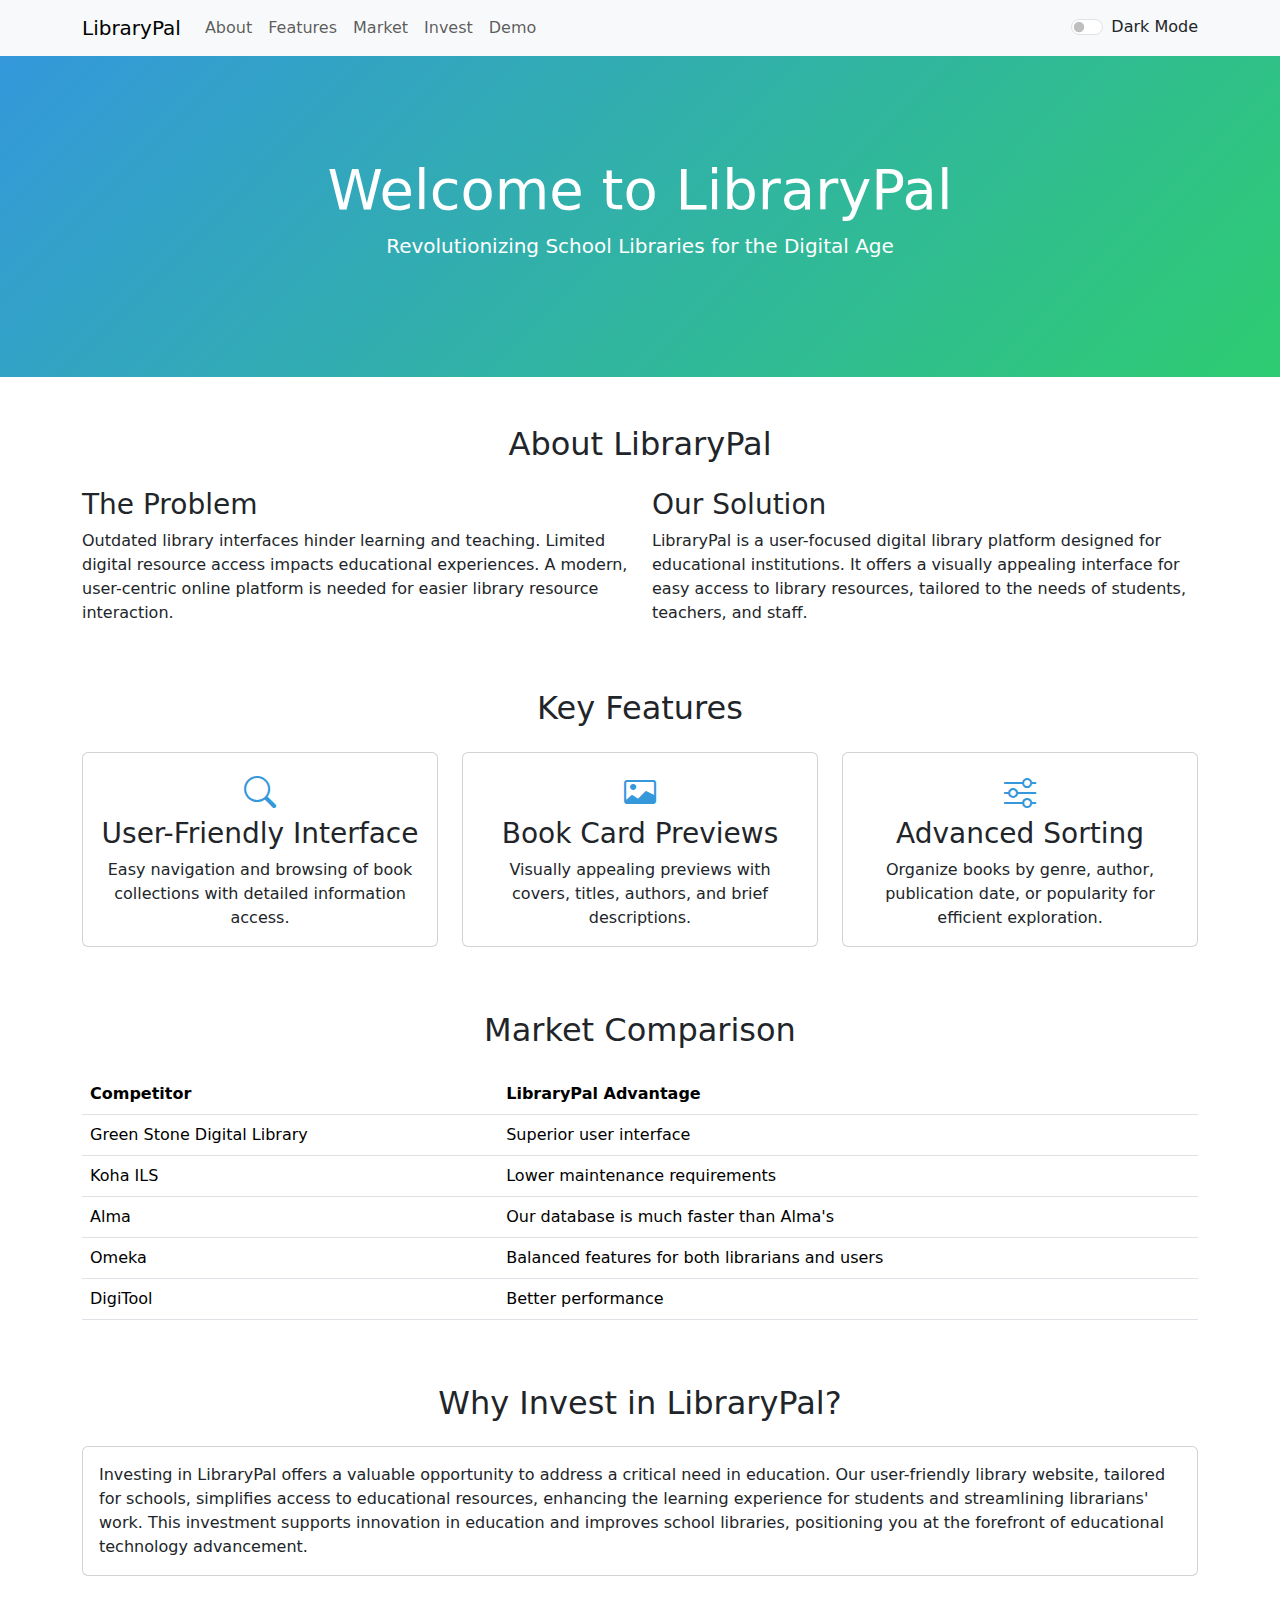
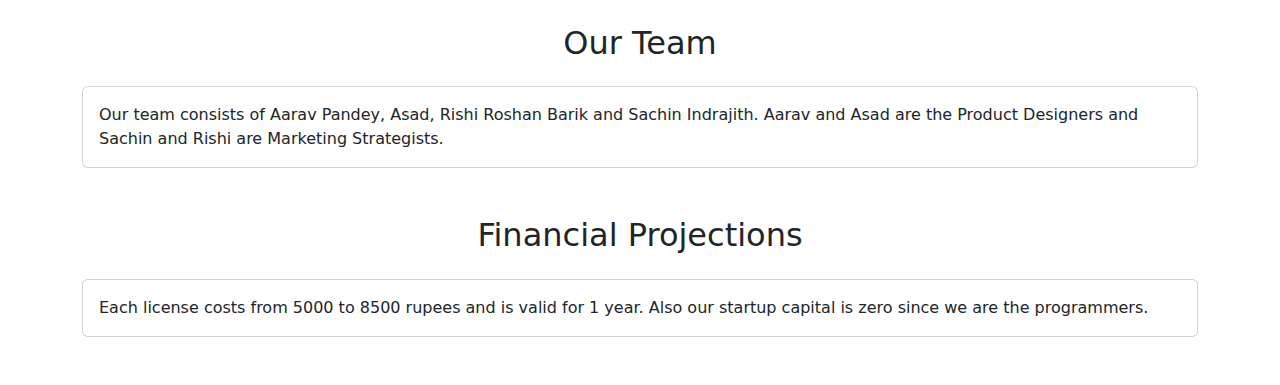
<file: about/index.html>
<!DOCTYPE html>
<html lang="en">
<head>
    <meta charset="UTF-8">
    <meta name="viewport" content="width=device-width, initial-scale=1.0">
    <title>Galactico Productions - LibraryPal</title>
    <link href="https://cdn.jsdelivr.net/npm/bootstrap@5.3.0/dist/css/bootstrap.min.css" rel="stylesheet">
    <link rel="stylesheet" href="https://cdn.jsdelivr.net/npm/bootstrap-icons@1.7.2/font/bootstrap-icons.css">
    <style>
        :root {
            --primary-color: #3498db;
            --secondary-color: #2ecc71;
        }
        body {
            transition: background-color 0.3s, color 0.3s;
        }
        .dark-mode {
            background-color: #1a1a1a;
            color: #f0f0f0;
        }
        .dark-mode .card {
            background-color: #2c2c2c;
            color: #f0f0f0;
        }
        .dark-mode .navbar {
            background-color: #2c2c2c !important;
        }
        .dark-mode .navbar-light .navbar-brand,
        .dark-mode .navbar-light .navbar-nav .nav-link {
            color: #f0f0f0;
        }
        .dark-mode .navbar-light .navbar-toggler-icon {
            background-image: url("data:image/svg+xml,%3csvg xmlns='http://www.w3.org/2000/svg' viewBox='0 0 30 30'%3e%3cpath stroke='rgba(240, 240, 240, 0.55)' stroke-linecap='round' stroke-miterlimit='10' stroke-width='2' d='M4 7h22M4 15h22M4 23h22'/%3e%3c/svg%3e");
        }
        .hero {
            background: linear-gradient(135deg, var(--primary-color), var(--secondary-color));
            color: white;
            padding: 100px 0;
        }
        .feature-icon {
            font-size: 2rem;
            color: var(--primary-color);
        }
        .dark-mode .feature-icon {
            color: var(--secondary-color);
        }
        .dark-mode .table {
            background-color: #2c2c2c;
            color: #f0f0f0;
        }
        .dark-mode .table-hover tbody tr:hover {
            background-color: #3a3a3a;
        }
        .dark-mode .table thead th {
            background-color: #3a3a3a;
            color: #f0f0f0;
        }
        .dark-mode .table tbody td {
            background-color: #2c2c2c;
            color: #f0f0f0;
        }
    </style>
</head>
<body>
    <nav class="navbar navbar-expand-lg navbar-light bg-light sticky-top">
        <div class="container">
            <a class="navbar-brand" href="#">LibraryPal</a>
            <button class="navbar-toggler" type="button" data-bs-toggle="collapse" data-bs-target="#navbarNav">
                <span class="navbar-toggler-icon"></span>
            </button>
            <div class="collapse navbar-collapse" id="navbarNav">
                <ul class="navbar-nav me-auto">
                    <li class="nav-item"><a class="nav-link" href="#about">About</a></li>
                    <li class="nav-item"><a class="nav-link" href="#features">Features</a></li>
                    <li class="nav-item"><a class="nav-link" href="#market">Market</a></li>
                    <li class="nav-item"><a class="nav-link" href="#invest">Invest</a></li>
                    <li class="nav-item"><a class="nav-link" href="https://entersjkhdfkjdhfksjf.github.io/librarypalv5/">Demo</a></li>
                </ul>
                <div class="form-check form-switch">
                    <input class="form-check-input" type="checkbox" id="darkModeToggle">
                    <label class="form-check-label" for="darkModeToggle">Dark Mode</label>
                </div>
            </div>
        </div>
    </nav>

    <header class="hero text-center">
        <div class="container">
            <h1 class="display-4">Welcome to LibraryPal</h1>
            <p class="lead">Revolutionizing School Libraries for the Digital Age</p>
        </div>
    </header>

    <main class="container my-5">
        <section id="about" class="mb-5">
            <h2 class="text-center mb-4">About LibraryPal</h2>
            <div class="row">
                <div class="col-md-6">
                    <h3>The Problem</h3>
                    <p>Outdated library interfaces hinder learning and teaching. Limited digital resource access impacts educational experiences. A modern, user-centric online platform is needed for easier library resource interaction.</p>
                </div>
                <div class="col-md-6">
                    <h3>Our Solution</h3>
                    <p>LibraryPal is a user-focused digital library platform designed for educational institutions. It offers a visually appealing interface for easy access to library resources, tailored to the needs of students, teachers, and staff.</p>
                </div>
            </div>
        </section>

        <section id="features" class="mb-5">
            <h2 class="text-center mb-4">Key Features</h2>
            <div class="row">
                <div class="col-md-4 mb-3">
                    <div class="card h-100">
                        <div class="card-body text-center">
                            <i class="bi bi-search feature-icon mb-3"></i>
                            <h3 class="card-title">User-Friendly Interface</h3>
                            <p class="card-text">Easy navigation and browsing of book collections with detailed information access.</p>
                        </div>
                    </div>
                </div>
                <div class="col-md-4 mb-3">
                    <div class="card h-100">
                        <div class="card-body text-center">
                            <i class="bi bi-card-image feature-icon mb-3"></i>
                            <h3 class="card-title">Book Card Previews</h3>
                            <p class="card-text">Visually appealing previews with covers, titles, authors, and brief descriptions.</p>
                        </div>
                    </div>
                </div>
                <div class="col-md-4 mb-3">
                    <div class="card h-100">
                        <div class="card-body text-center">
                            <i class="bi bi-sliders feature-icon mb-3"></i>
                            <h3 class="card-title">Advanced Sorting</h3>
                            <p class="card-text">Organize books by genre, author, publication date, or popularity for efficient exploration.</p>
                        </div>
                    </div>
                </div>
            </div>
        </section>

        <section id="market" class="mb-5">
            <h2 class="text-center mb-4">Market Comparison</h2>
            <div class="table-responsive">
                <table class="table table-hover">
                    <thead>
                        <tr>
                            <th>Competitor</th>
                            <th>LibraryPal Advantage</th>
                        </tr>
                    </thead>
                    <tbody>
                        <tr>
                            <td>Green Stone Digital Library</td>
                            <td>Superior user interface</td>
                        </tr>
                        <tr>
                            <td>Koha ILS</td>
                            <td>Lower maintenance requirements</td>
                        </tr>
                        <tr>
                            <td>Alma</td>
                            <td>Our database is much faster than Alma's</td>
                        </tr>
                        <tr>
                            <td>Omeka</td>
                            <td>Balanced features for both librarians and users</td>
                        </tr>
                        <tr>
                            <td>DigiTool</td>
                            <td>Better performance</td>
                        </tr>
                    </tbody>
                </table>
            </div>
        </section>

        <section id="invest" class="mb-5">
            <h2 class="text-center mb-4">Why Invest in LibraryPal?</h2>
            <div class="card">
                <div class="card-body">
                    <p class="card-text">Investing in LibraryPal offers a valuable opportunity to address a critical need in education. Our user-friendly library website, tailored for schools, simplifies access to educational resources, enhancing the learning experience for students and streamlining librarians' work. This investment supports innovation in education and improves school libraries, positioning you at the forefront of educational technology advancement.</p>
                </div>
            </div>
        </section>


        <section id="invest" class="mb-5">
            <h2 class="text-center mb-4">Our Team</h2>
            <div class="card">
                <div class="card-body">
                    <p class="card-text">Our team consists of Aarav Pandey, Asad, Rishi Roshan Barik and Sachin Indrajith. Aarav and Asad are the Product Designers and Sachin and Rishi are Marketing Strategists.</p>
                </div>
            </div>
        </section>

        <section id="invest" class="mb-5">
            <h2 class="text-center mb-4">Financial Projections</h2>
            <div class="card">
                <div class="card-body">
                    <p class="card-text">Each license costs from 5000 to 8500 rupees and is valid for 1 year. Also our startup capital is zero since we are the programmers.</p>
                </div>
            </div>
        </section>



    </main>
    <script src="https://cdn.jsdelivr.net/npm/bootstrap@5.3.0/dist/js/bootstrap.bundle.min.js"></script>
    <script>
        const darkModeToggle = document.getElementById('darkModeToggle');
        const body = document.body;
        const navbar = document.querySelector('.navbar');

        darkModeToggle.addEventListener('change', () => {
            body.classList.toggle('dark-mode');
            navbar.classList.toggle('navbar-dark');
            navbar.classList.toggle('navbar-light');
        });
    </script>
</body>
</html>
</file>
